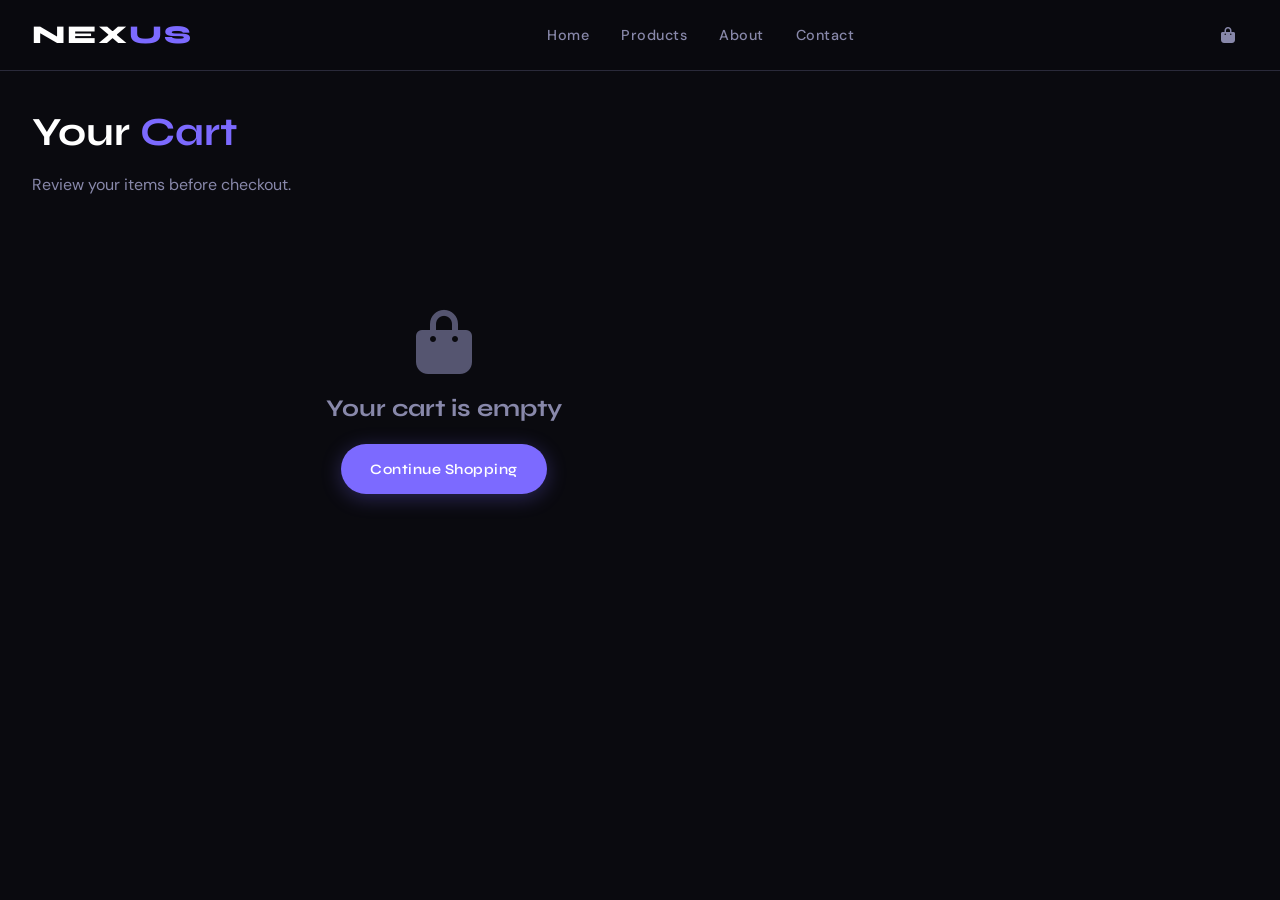
<file: pages/cart.html>
<!DOCTYPE html>
<html lang="en">
<head>
  <meta charset="UTF-8"/>
  <meta name="viewport" content="width=device-width, initial-scale=1.0"/>
  <title>Cart — NEXUS</title>
  <link rel="stylesheet" href="../css/style.css"/>
  <link href="https://fonts.googleapis.com/css2?family=Syne:wght@400;600;700;800&family=DM+Sans:wght@300;400;500&display=swap" rel="stylesheet"/>
  <link rel="stylesheet" href="https://cdnjs.cloudflare.com/ajax/libs/font-awesome/6.5.0/css/all.min.css"/>
</head>
<body>
  <nav class="navbar" id="navbar">
    <div class="nav-container">
      <a href="../index.html" class="logo">NEX<span>US</span></a>
      <ul class="nav-links">
        <li><a href="../index.html">Home</a></li>
        <li><a href="products.html">Products</a></li>
        <li><a href="about.html">About</a></li>
        <li><a href="contact.html">Contact</a></li>
      </ul>
      <div class="nav-actions">
        <a href="cart.html" class="icon-btn cart-icon">
          <i class="fas fa-shopping-bag"></i>
          <span class="cart-count" id="cartCount">0</span>
        </a>
      </div>
    </div>
  </nav>

  <div class="page-wrapper">
    <h1 class="page-title">Your <span class="accent">Cart</span></h1>
    <p class="page-subtitle">Review your items before checkout.</p>

    <div class="cart-layout">
      <div id="cartItems"></div>
      <div class="cart-summary" id="cartSummary">
        <h3>Order Summary</h3>
        <div class="summary-row"><span>Subtotal</span><span id="subtotal">$0.00</span></div>
        <div class="summary-row"><span>Shipping</span><span id="shipping">$0.00</span></div>
        <div class="summary-row total"><span>Total</span><span id="total">$0.00</span></div>
        <button class="btn-primary checkout-btn" onclick="checkout()">
          Proceed to Checkout <i class="fas fa-arrow-right"></i>
        </button>
        <p style="color:var(--text3);font-size:0.8rem;text-align:center;margin-top:1rem;">
          <i class="fas fa-lock"></i> Secure checkout
        </p>
      </div>
    </div>
  </div>

  <div class="toast" id="toast"></div>

  <script src="../js/main.js"></script>
  <script src="../js/cart.js"></script>
  <script>
    document.addEventListener('DOMContentLoaded', renderCart);
  </script>
</body>
</html>
</file>
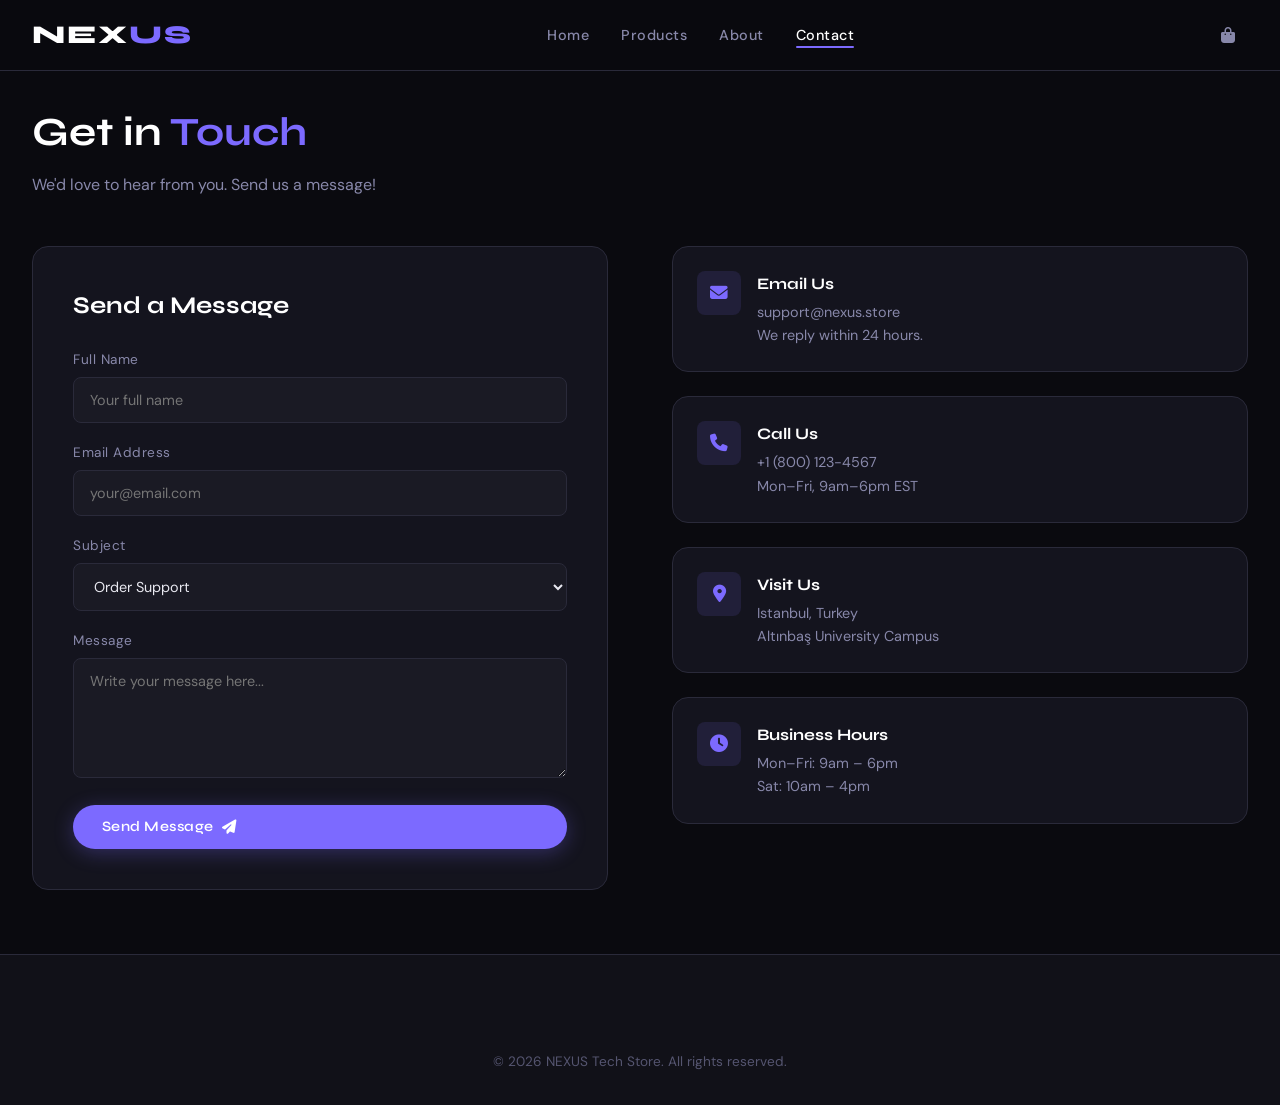
<file: pages/contact.html>
<!DOCTYPE html>
<html lang="en">
<head>
  <meta charset="UTF-8"/>
  <meta name="viewport" content="width=device-width, initial-scale=1.0"/>
  <title>Contact — NEXUS</title>
  <link rel="stylesheet" href="../css/style.css"/>
  <link href="https://fonts.googleapis.com/css2?family=Syne:wght@400;600;700;800&family=DM+Sans:wght@300;400;500&display=swap" rel="stylesheet"/>
  <link rel="stylesheet" href="https://cdnjs.cloudflare.com/ajax/libs/font-awesome/6.5.0/css/all.min.css"/>
</head>
<body>
  <nav class="navbar" id="navbar">
    <div class="nav-container">
      <a href="../index.html" class="logo">NEX<span>US</span></a>
      <ul class="nav-links">
        <li><a href="../index.html">Home</a></li>
        <li><a href="products.html">Products</a></li>
        <li><a href="about.html">About</a></li>
        <li><a href="contact.html" class="active">Contact</a></li>
      </ul>
      <div class="nav-actions">
        <a href="cart.html" class="icon-btn cart-icon">
          <i class="fas fa-shopping-bag"></i>
          <span class="cart-count" id="cartCount">0</span>
        </a>
      </div>
    </div>
  </nav>

  <div class="page-wrapper">
    <h1 class="page-title">Get in <span class="accent">Touch</span></h1>
    <p class="page-subtitle">We'd love to hear from you. Send us a message!</p>

    <div class="contact-grid">
      <div class="contact-form">
        <h3>Send a Message</h3>
        <div class="form-group">
          <label>Full Name</label>
          <input type="text" placeholder="Your full name" id="contactName"/>
        </div>
        <div class="form-group">
          <label>Email Address</label>
          <input type="email" placeholder="your@email.com" id="contactEmail"/>
        </div>
        <div class="form-group">
          <label>Subject</label>
          <select id="contactSubject">
            <option>Order Support</option>
            <option>Product Question</option>
            <option>Returns & Refunds</option>
            <option>General Inquiry</option>
          </select>
        </div>
        <div class="form-group">
          <label>Message</label>
          <textarea placeholder="Write your message here..." id="contactMessage"></textarea>
        </div>
        <button class="btn-primary" onclick="submitContact()" style="width:100%;">
          Send Message <i class="fas fa-paper-plane"></i>
        </button>
      </div>

      <div class="contact-info">
        <div class="info-card">
          <div class="info-icon"><i class="fas fa-envelope"></i></div>
          <div>
            <h4>Email Us</h4>
            <p>support@nexus.store</p>
            <p>We reply within 24 hours.</p>
          </div>
        </div>
        <div class="info-card">
          <div class="info-icon"><i class="fas fa-phone"></i></div>
          <div>
            <h4>Call Us</h4>
            <p>+1 (800) 123-4567</p>
            <p>Mon–Fri, 9am–6pm EST</p>
          </div>
        </div>
        <div class="info-card">
          <div class="info-icon"><i class="fas fa-map-marker-alt"></i></div>
          <div>
            <h4>Visit Us</h4>
            <p>Istanbul, Turkey</p>
            <p>Altınbaş University Campus</p>
          </div>
        </div>
        <div class="info-card">
          <div class="info-icon"><i class="fas fa-clock"></i></div>
          <div>
            <h4>Business Hours</h4>
            <p>Mon–Fri: 9am – 6pm</p>
            <p>Sat: 10am – 4pm</p>
          </div>
        </div>
      </div>
    </div>
  </div>

  <footer class="footer">
    <div class="footer-bottom" style="border:none;">
      <p>© 2026 NEXUS Tech Store. All rights reserved.</p>
    </div>
  </footer>

  <div class="toast" id="toast"></div>

  <script src="../js/main.js"></script>
  <script src="../js/cart.js"></script>
  <script>
    function submitContact() {
      const name = document.getElementById('contactName').value.trim();
      const email = document.getElementById('contactEmail').value.trim();
      const message = document.getElementById('contactMessage').value.trim();
      if (!name || !email || !message) {
        showToast('⚠ Please fill in all required fields.');
        return;
      }
      showToast(`✓ Thanks ${name}! We'll get back to you soon.`);
      document.getElementById('contactName').value = '';
      document.getElementById('contactEmail').value = '';
      document.getElementById('contactMessage').value = '';
    }
  </script>
</body>
</html>
</file>
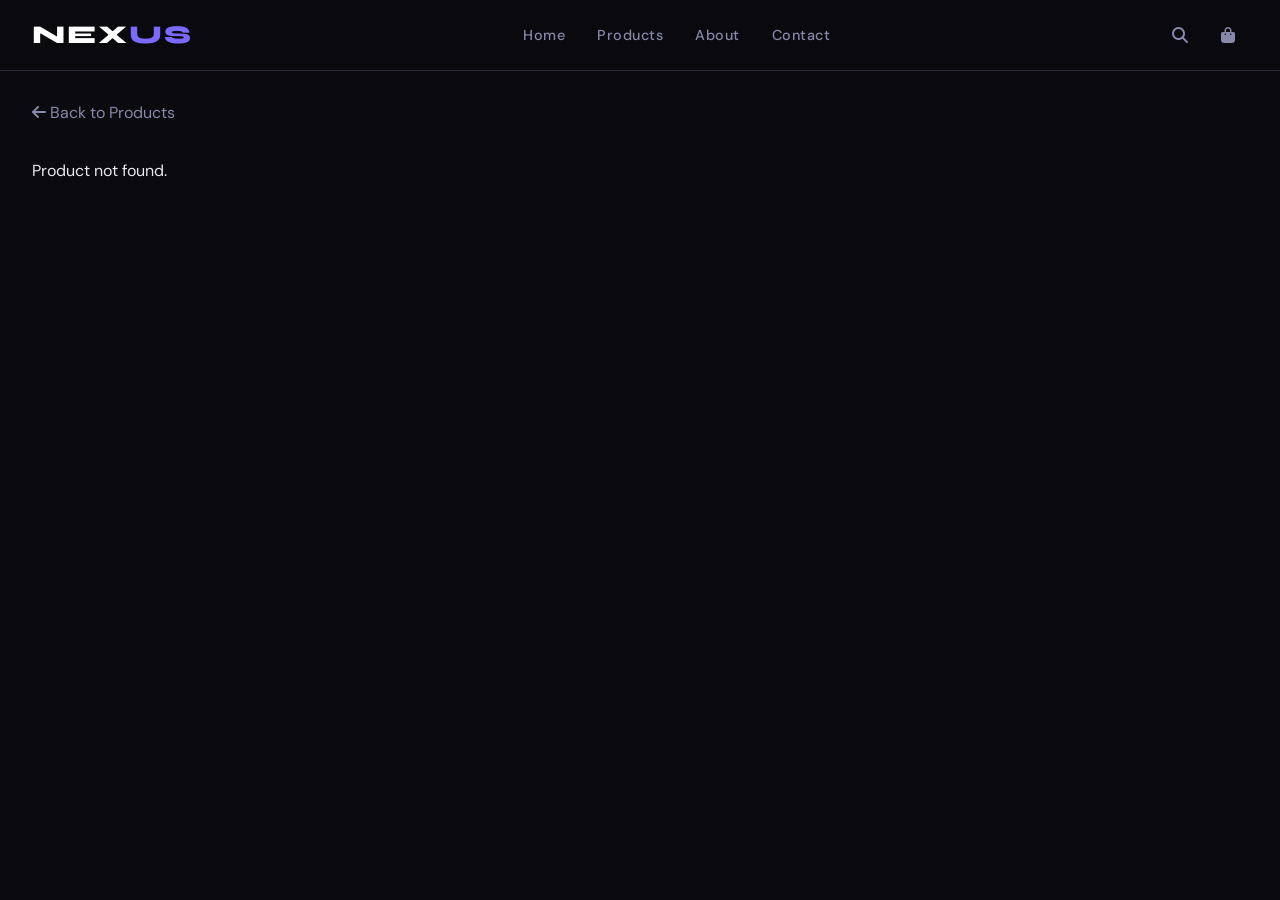
<file: pages/product.html>
<!DOCTYPE html>
<html lang="en">
<head>
  <meta charset="UTF-8"/>
  <meta name="viewport" content="width=device-width, initial-scale=1.0"/>
  <title>Product — NEXUS</title>
  <link rel="stylesheet" href="../css/style.css"/>
  <link href="https://fonts.googleapis.com/css2?family=Syne:wght@400;600;700;800&family=DM+Sans:wght@300;400;500&display=swap" rel="stylesheet"/>
  <link rel="stylesheet" href="https://cdnjs.cloudflare.com/ajax/libs/font-awesome/6.5.0/css/all.min.css"/>
</head>
<body>
  <nav class="navbar" id="navbar">
    <div class="nav-container">
      <a href="../index.html" class="logo">NEX<span>US</span></a>
      <ul class="nav-links">
        <li><a href="../index.html">Home</a></li>
        <li><a href="products.html">Products</a></li>
        <li><a href="about.html">About</a></li>
        <li><a href="contact.html">Contact</a></li>
      </ul>
      <div class="nav-actions">
        <button class="icon-btn" onclick="toggleSearch()"><i class="fas fa-search"></i></button>
        <a href="cart.html" class="icon-btn cart-icon">
          <i class="fas fa-shopping-bag"></i>
          <span class="cart-count" id="cartCount">0</span>
        </a>
      </div>
    </div>
    <div class="search-bar" id="searchBar">
      <input type="text" placeholder="Search products..." id="searchInput" onkeyup="handleSearch(event)"/>
      <button onclick="toggleSearch()"><i class="fas fa-times"></i></button>
    </div>
  </nav>

  <div class="page-wrapper">
    <p style="margin-bottom:2rem;"><a href="products.html" style="color:var(--text2);"><i class="fas fa-arrow-left"></i> Back to Products</a></p>
    <div id="productDetail"></div>
  </div>

  <div class="toast" id="toast"></div>

  <script src="../js/main.js"></script>
  <script src="../js/cart.js"></script>
  <script>
    async function loadProduct() {
      const id = parseInt(new URLSearchParams(window.location.search).get('id'));
      const products = await fetchProducts();
      const p = products.find(x => x.id === id);
      if (!p) { document.getElementById('productDetail').innerHTML = '<p>Product not found.</p>'; return; }

      document.title = `${p.name} — NEXUS`;
      const stars = '★'.repeat(Math.floor(p.rating)) + '☆'.repeat(5 - Math.floor(p.rating));
      const oldPriceHtml = p.oldPrice ? `<span class="old-price" style="font-size:1.2rem;color:var(--text3);text-decoration:line-through;">$${p.oldPrice}</span>` : '';

      document.getElementById('productDetail').innerHTML = `
        <div class="product-detail">
          <div class="detail-img">
            <img src="${p.image}" alt="${p.name}"/>
          </div>
          <div class="detail-info">
            ${p.badge ? `<span class="detail-badge">${p.badge}</span>` : ''}
            <h1 class="detail-title">${p.name}</h1>
            <div class="product-rating">
              <span class="stars">${stars}</span>
              <span class="rating-num">${p.rating} (${p.reviews} reviews)</span>
            </div>
            <div class="detail-price" style="display:flex;align-items:center;gap:1rem;">
              <span style="font-family:var(--font-heading);font-size:2rem;color:var(--accent);font-weight:800;">$${p.price}</span>
              ${oldPriceHtml}
            </div>
            <p class="detail-desc">${p.description}</p>
            <p class="stock-info"><i class="fas fa-check-circle"></i> ${p.stock} in stock — ships in 1–3 days</p>
            <div class="detail-actions">
              <button class="btn-primary" onclick="addToCart(${p.id})">
                <i class="fas fa-shopping-bag"></i> Add to Cart
              </button>
              <a href="cart.html" class="btn-ghost">View Cart</a>
            </div>
          </div>
        </div>
      `;
    }
    loadProduct();
  </script>
</body>
</html>
</file>
<file: css/style.css>
/* ===== CSS VARIABLES ===== */
:root {
  --bg: #0a0a0f;
  --bg2: #111118;
  --bg3: #1a1a24;
  --card: #14141e;
  --border: #2a2a3a;
  --accent: #7c6aff;
  --accent2: #ff6a6a;
  --accent3: #6affd4;
  --text: #e8e8f0;
  --text2: #8888aa;
  --text3: #555570;
  --white: #ffffff;
  --font-heading: 'Syne', sans-serif;
  --font-body: 'DM Sans', sans-serif;
  --radius: 16px;
  --radius-sm: 8px;
  --shadow: 0 8px 32px rgba(0,0,0,0.4);
  --glow: 0 0 40px rgba(124,106,255,0.15);
}

/* ===== RESET ===== */
*, *::before, *::after { box-sizing: border-box; margin: 0; padding: 0; }
html { scroll-behavior: smooth; }
body {
  background: var(--bg);
  color: var(--text);
  font-family: var(--font-body);
  line-height: 1.6;
  overflow-x: hidden;
}
a { text-decoration: none; color: inherit; }
ul { list-style: none; }
img { max-width: 100%; display: block; }

/* ===== SCROLLBAR ===== */
::-webkit-scrollbar { width: 6px; }
::-webkit-scrollbar-track { background: var(--bg); }
::-webkit-scrollbar-thumb { background: var(--accent); border-radius: 3px; }

/* ===== NAVBAR ===== */
.navbar {
  position: fixed; top: 0; left: 0; right: 0; z-index: 1000;
  background: rgba(10,10,15,0.85);
  backdrop-filter: blur(20px);
  border-bottom: 1px solid var(--border);
  transition: all 0.3s ease;
}
.navbar.scrolled { background: rgba(10,10,15,0.98); }
.nav-container {
  max-width: 1300px; margin: 0 auto;
  padding: 0 2rem;
  height: 70px;
  display: flex; align-items: center; justify-content: space-between;
}
.logo {
  font-family: var(--font-heading);
  font-size: 1.6rem;
  font-weight: 800;
  letter-spacing: 2px;
  color: var(--white);
}
.logo span { color: var(--accent); }
.nav-links { display: flex; gap: 2rem; }
.nav-links a {
  font-size: 0.9rem;
  font-weight: 500;
  color: var(--text2);
  transition: color 0.2s;
  letter-spacing: 0.5px;
}
.nav-links a:hover, .nav-links a.active { color: var(--white); }
.nav-links a.active { position: relative; }
.nav-links a.active::after {
  content: '';
  position: absolute; bottom: -4px; left: 0; right: 0;
  height: 2px; background: var(--accent); border-radius: 2px;
}
.nav-actions { display: flex; align-items: center; gap: 0.5rem; }
.icon-btn {
  background: none; border: none;
  color: var(--text2); cursor: pointer;
  width: 40px; height: 40px;
  border-radius: 50%;
  display: flex; align-items: center; justify-content: center;
  font-size: 1rem;
  transition: all 0.2s;
  position: relative;
}
.icon-btn:hover { background: var(--bg3); color: var(--white); }
.cart-count {
  position: absolute; top: 2px; right: 2px;
  background: var(--accent);
  color: white; font-size: 0.65rem; font-weight: 700;
  width: 18px; height: 18px;
  border-radius: 50%;
  display: flex; align-items: center; justify-content: center;
  display: none;
}
.cart-count.show { display: flex; }
.hamburger { display: none; background: none; border: none; color: var(--text); font-size: 1.2rem; cursor: pointer; }

/* Search Bar */
.search-bar {
  display: none;
  padding: 0.8rem 2rem;
  border-top: 1px solid var(--border);
  align-items: center; gap: 1rem;
}
.search-bar.open { display: flex; }
.search-bar input {
  flex: 1;
  background: var(--bg3);
  border: 1px solid var(--border);
  color: var(--text);
  padding: 0.7rem 1rem;
  border-radius: var(--radius-sm);
  font-family: var(--font-body);
  font-size: 0.9rem;
  outline: none;
}
.search-bar input:focus { border-color: var(--accent); }
.search-bar button { background: none; border: none; color: var(--text2); cursor: pointer; font-size: 1rem; }

/* ===== BUTTONS ===== */
.btn-primary {
  display: inline-flex; align-items: center; gap: 0.5rem;
  background: var(--accent);
  color: white;
  padding: 0.85rem 1.8rem;
  border-radius: 50px;
  font-family: var(--font-heading);
  font-weight: 600;
  font-size: 0.9rem;
  letter-spacing: 0.5px;
  border: none; cursor: pointer;
  transition: all 0.3s ease;
  box-shadow: 0 4px 20px rgba(124,106,255,0.3);
}
.btn-primary:hover { transform: translateY(-2px); box-shadow: 0 8px 30px rgba(124,106,255,0.5); }
.btn-ghost {
  display: inline-flex; align-items: center; gap: 0.5rem;
  background: transparent;
  color: var(--text);
  padding: 0.85rem 1.8rem;
  border-radius: 50px;
  font-family: var(--font-heading);
  font-weight: 600;
  font-size: 0.9rem;
  border: 1px solid var(--border);
  cursor: pointer;
  transition: all 0.3s ease;
}
.btn-ghost:hover { border-color: var(--accent); color: var(--accent); }

/* ===== HERO ===== */
.hero {
  min-height: 100vh;
  display: flex; align-items: center;
  padding: 100px 2rem 60px;
  max-width: 1300px;
  margin: 0 auto;
  position: relative;
  gap: 4rem;
}
.hero-bg {
  position: fixed; inset: 0; z-index: -1;
  background: radial-gradient(ellipse 80% 60% at 70% 40%, rgba(124,106,255,0.08) 0%, transparent 60%),
              radial-gradient(ellipse 60% 40% at 20% 80%, rgba(106,255,212,0.05) 0%, transparent 50%);
}
.hero-content { flex: 1; max-width: 580px; }
.hero-tag {
  font-size: 0.75rem; letter-spacing: 3px;
  color: var(--accent); font-weight: 600;
  margin-bottom: 1.2rem;
}
.hero-title {
  font-family: var(--font-heading);
  font-size: clamp(3rem, 6vw, 5.5rem);
  font-weight: 800;
  line-height: 1.05;
  color: var(--white);
  margin-bottom: 1.5rem;
}
.hero-sub {
  color: var(--text2);
  font-size: 1rem;
  max-width: 440px;
  margin-bottom: 2.5rem;
  line-height: 1.8;
}
.hero-btns { display: flex; gap: 1rem; flex-wrap: wrap; }
.hero-visual { flex: 1; display: flex; justify-content: center; }
.hero-card {
  background: var(--card);
  border: 1px solid var(--border);
  border-radius: 24px;
  overflow: hidden;
  max-width: 340px;
  box-shadow: var(--shadow), var(--glow);
}
.hero-card img { width: 100%; height: 260px; object-fit: cover; }
.hero-card-info { padding: 1.5rem; }
.hero-card-info span { font-size: 0.75rem; color: var(--accent); letter-spacing: 2px; text-transform: uppercase; }
.hero-card-info strong { display: block; font-family: var(--font-heading); font-size: 1.3rem; color: var(--white); margin: 0.3rem 0; }
.hero-card-info p { color: var(--accent); font-weight: 600; font-size: 1.1rem; }

@keyframes float {
  0%, 100% { transform: translateY(0); }
  50% { transform: translateY(-12px); }
}
.floating { animation: float 4s ease-in-out infinite; }

.hero-scroll {
  position: absolute; bottom: 2rem; left: 50%; transform: translateX(-50%);
  display: flex; flex-direction: column; align-items: center;
}
.hero-scroll span {
  width: 1px; height: 50px;
  background: linear-gradient(to bottom, transparent, var(--accent));
  animation: scrollLine 2s ease-in-out infinite;
}
@keyframes scrollLine {
  0% { transform: scaleY(0); transform-origin: top; }
  50% { transform: scaleY(1); transform-origin: top; }
  100% { transform: scaleY(0); transform-origin: bottom; }
}

/* ===== STATS ===== */
.stats {
  background: var(--bg2);
  border-top: 1px solid var(--border);
  border-bottom: 1px solid var(--border);
  padding: 3rem 2rem;
}
.stats-grid {
  max-width: 1300px; margin: 0 auto;
  display: grid; grid-template-columns: repeat(4, 1fr);
  gap: 2rem; text-align: center;
}
.stat-item h3 {
  font-family: var(--font-heading);
  font-size: 2.5rem;
  font-weight: 800;
  color: var(--accent);
  margin-bottom: 0.3rem;
}
.stat-item p { color: var(--text2); font-size: 0.9rem; }

/* ===== SECTIONS ===== */
.section { padding: 6rem 2rem; max-width: 1300px; margin: 0 auto; }
.section-header { text-align: center; margin-bottom: 3rem; }
.section-tag {
  font-size: 0.75rem; letter-spacing: 3px;
  color: var(--accent); font-weight: 600;
  display: block; margin-bottom: 0.8rem;
}
.section-header h2 {
  font-family: var(--font-heading);
  font-size: clamp(2rem, 4vw, 3rem);
  font-weight: 800;
  color: var(--white);
}
.accent { color: var(--accent); }

/* ===== PRODUCTS GRID ===== */
.products-grid {
  display: grid;
  grid-template-columns: repeat(auto-fill, minmax(260px, 1fr));
  gap: 1.5rem;
  margin-bottom: 3rem;
}
.product-card {
  background: var(--card);
  border: 1px solid var(--border);
  border-radius: var(--radius);
  overflow: hidden;
  transition: all 0.3s ease;
  cursor: pointer;
}
.product-card:hover {
  transform: translateY(-6px);
  border-color: var(--accent);
  box-shadow: var(--shadow), 0 0 30px rgba(124,106,255,0.1);
}
.product-img {
  position: relative;
  height: 200px;
  overflow: hidden;
  background: var(--bg3);
}
.product-img img { width: 100%; height: 100%; object-fit: cover; transition: transform 0.4s ease; }
.product-card:hover .product-img img { transform: scale(1.05); }
.badge {
  position: absolute; top: 12px; left: 12px;
  background: var(--accent);
  color: white; font-size: 0.7rem;
  font-weight: 700; letter-spacing: 1px;
  padding: 4px 10px; border-radius: 50px;
}
.badge.sale { background: var(--accent2); }
.badge.new { background: var(--accent3); color: #000; }
.badge.limited { background: #ff9f43; }
.product-actions {
  position: absolute; bottom: 10px; right: 10px;
  display: flex; gap: 8px;
  opacity: 0; transition: opacity 0.3s;
}
.product-card:hover .product-actions { opacity: 1; }
.action-btn {
  width: 36px; height: 36px;
  background: rgba(10,10,15,0.85);
  border: 1px solid var(--border);
  border-radius: 50%;
  display: flex; align-items: center; justify-content: center;
  color: var(--text); cursor: pointer;
  font-size: 0.85rem;
  transition: all 0.2s;
}
.action-btn:hover { background: var(--accent); border-color: var(--accent); color: white; }

.product-info { padding: 1.2rem; }
.product-category { font-size: 0.72rem; color: var(--text3); text-transform: uppercase; letter-spacing: 1px; margin-bottom: 0.4rem; }
.product-name { font-family: var(--font-heading); font-size: 1rem; color: var(--white); margin-bottom: 0.5rem; font-weight: 600; }
.product-rating { display: flex; align-items: center; gap: 0.4rem; margin-bottom: 0.8rem; }
.stars { color: #ffd700; font-size: 0.75rem; }
.rating-num { font-size: 0.78rem; color: var(--text2); }
.product-price { display: flex; align-items: center; gap: 0.7rem; }
.price { font-family: var(--font-heading); font-size: 1.2rem; font-weight: 700; color: var(--accent); }
.old-price { font-size: 0.85rem; color: var(--text3); text-decoration: line-through; }
.add-to-cart-btn {
  width: 100%; margin-top: 1rem;
  background: var(--bg3);
  border: 1px solid var(--border);
  color: var(--text); cursor: pointer;
  padding: 0.7rem;
  border-radius: var(--radius-sm);
  font-family: var(--font-heading);
  font-size: 0.85rem;
  font-weight: 600;
  transition: all 0.2s;
  display: flex; align-items: center; justify-content: center; gap: 0.5rem;
}
.add-to-cart-btn:hover { background: var(--accent); border-color: var(--accent); color: white; }

.center-btn { text-align: center; }

/* ===== CATEGORIES ===== */
.categories-section {
  padding: 6rem 2rem;
  background: var(--bg2);
  border-top: 1px solid var(--border);
  border-bottom: 1px solid var(--border);
}
.categories-section .section-header { max-width: 1300px; margin: 0 auto 3rem; }
.categories-grid {
  max-width: 1300px; margin: 0 auto;
  display: grid; grid-template-columns: repeat(3, 1fr); gap: 1.5rem;
}
.category-card {
  background: var(--card);
  border: 1px solid var(--border);
  border-radius: var(--radius);
  padding: 2.5rem 2rem;
  cursor: pointer;
  transition: all 0.3s ease;
  position: relative; overflow: hidden;
}
.category-card:hover { border-color: var(--accent); transform: translateY(-4px); box-shadow: var(--glow); }
.cat-icon {
  width: 56px; height: 56px;
  background: rgba(124,106,255,0.12);
  border-radius: var(--radius-sm);
  display: flex; align-items: center; justify-content: center;
  font-size: 1.5rem; color: var(--accent);
  margin-bottom: 1.2rem;
}
.category-card h3 { font-family: var(--font-heading); font-size: 1.3rem; color: var(--white); margin-bottom: 0.5rem; }
.category-card p { color: var(--text2); font-size: 0.9rem; line-height: 1.6; }
.cat-arrow {
  position: absolute; bottom: 1.5rem; right: 1.5rem;
  color: var(--text3); transition: all 0.3s;
}
.category-card:hover .cat-arrow { color: var(--accent); transform: translateX(4px); }

/* ===== PROMO BANNER ===== */
.promo-banner {
  margin: 4rem 2rem;
  max-width: 1300px;
  margin-left: auto; margin-right: auto;
  background: linear-gradient(135deg, #1a1a2e, #16213e);
  border: 1px solid var(--border);
  border-radius: 24px;
  padding: 5rem 4rem;
  text-align: center;
  position: relative; overflow: hidden;
}
.promo-banner::before {
  content: '';
  position: absolute; inset: 0;
  background: radial-gradient(ellipse 70% 80% at 50% 50%, rgba(124,106,255,0.1), transparent);
}
.promo-content { position: relative; z-index: 1; }
.promo-content h2 { font-family: var(--font-heading); font-size: clamp(2rem, 4vw, 3rem); font-weight: 800; color: var(--white); margin-bottom: 1rem; }
.promo-content p { color: var(--text2); max-width: 500px; margin: 0 auto 2rem; }

/* ===== FOOTER ===== */
.footer {
  background: var(--bg2);
  border-top: 1px solid var(--border);
  padding: 4rem 2rem 2rem;
}
.footer-grid {
  max-width: 1300px; margin: 0 auto;
  display: grid; grid-template-columns: 2fr 1fr 1fr 1fr; gap: 3rem;
  padding-bottom: 3rem;
  border-bottom: 1px solid var(--border);
}
.footer-brand .logo { display: inline-block; margin-bottom: 1rem; }
.footer-brand p { color: var(--text2); font-size: 0.9rem; line-height: 1.7; max-width: 260px; margin-bottom: 1.5rem; }
.socials { display: flex; gap: 0.8rem; }
.socials a {
  width: 38px; height: 38px;
  background: var(--bg3);
  border: 1px solid var(--border);
  border-radius: 50%;
  display: flex; align-items: center; justify-content: center;
  color: var(--text2); transition: all 0.2s;
}
.socials a:hover { border-color: var(--accent); color: var(--accent); }
.footer-links h4 { font-family: var(--font-heading); color: var(--white); font-size: 0.95rem; margin-bottom: 1.2rem; letter-spacing: 1px; }
.footer-links ul { display: flex; flex-direction: column; gap: 0.7rem; }
.footer-links li, .footer-links a { color: var(--text2); font-size: 0.88rem; transition: color 0.2s; display: flex; align-items: center; gap: 0.5rem; }
.footer-links a:hover { color: var(--accent); }
.footer-bottom { max-width: 1300px; margin: 2rem auto 0; text-align: center; color: var(--text3); font-size: 0.85rem; }

/* ===== TOAST ===== */
.toast {
  position: fixed; bottom: 2rem; right: 2rem; z-index: 9999;
  background: var(--card);
  border: 1px solid var(--accent);
  color: var(--text);
  padding: 1rem 1.5rem;
  border-radius: var(--radius-sm);
  font-size: 0.9rem;
  transform: translateY(100px); opacity: 0;
  transition: all 0.3s ease;
  box-shadow: var(--shadow);
}
.toast.show { transform: translateY(0); opacity: 1; }

/* ===== CART PAGE ===== */
.page-wrapper { max-width: 1300px; margin: 0 auto; padding: 100px 2rem 4rem; }
.page-title { font-family: var(--font-heading); font-size: 2.5rem; color: var(--white); margin-bottom: 0.5rem; }
.page-subtitle { color: var(--text2); margin-bottom: 3rem; }
.cart-layout { display: grid; grid-template-columns: 1fr 360px; gap: 2rem; align-items: start; }
.cart-items { display: flex; flex-direction: column; gap: 1rem; }
.cart-item {
  background: var(--card); border: 1px solid var(--border);
  border-radius: var(--radius); padding: 1.2rem;
  display: flex; align-items: center; gap: 1.2rem;
}
.cart-item img { width: 80px; height: 80px; object-fit: cover; border-radius: var(--radius-sm); }
.cart-item-info { flex: 1; }
.cart-item-name { font-family: var(--font-heading); color: var(--white); font-weight: 600; margin-bottom: 0.3rem; }
.cart-item-price { color: var(--accent); font-weight: 600; }
.cart-qty { display: flex; align-items: center; gap: 0.5rem; }
.qty-btn {
  width: 30px; height: 30px;
  background: var(--bg3); border: 1px solid var(--border);
  color: var(--text); cursor: pointer; border-radius: 6px;
  font-size: 1rem;
}
.qty-btn:hover { border-color: var(--accent); color: var(--accent); }
.qty-val { width: 30px; text-align: center; font-weight: 600; }
.cart-remove { background: none; border: none; color: var(--text3); cursor: pointer; font-size: 1rem; transition: color 0.2s; }
.cart-remove:hover { color: var(--accent2); }
.cart-summary {
  background: var(--card); border: 1px solid var(--border);
  border-radius: var(--radius); padding: 1.8rem;
  position: sticky; top: 90px;
}
.cart-summary h3 { font-family: var(--font-heading); color: var(--white); font-size: 1.2rem; margin-bottom: 1.5rem; }
.summary-row { display: flex; justify-content: space-between; margin-bottom: 1rem; color: var(--text2); font-size: 0.9rem; }
.summary-row.total { color: var(--white); font-weight: 700; font-size: 1.1rem; border-top: 1px solid var(--border); padding-top: 1rem; margin-top: 1rem; }
.checkout-btn { width: 100%; margin-top: 1.5rem; }
.empty-cart { text-align: center; padding: 4rem 2rem; }
.empty-cart i { font-size: 4rem; color: var(--text3); margin-bottom: 1rem; }
.empty-cart h3 { font-family: var(--font-heading); font-size: 1.5rem; color: var(--text2); margin-bottom: 1rem; }

/* ===== PRODUCT DETAIL ===== */
.product-detail { display: grid; grid-template-columns: 1fr 1fr; gap: 4rem; align-items: start; }
.detail-img { border-radius: var(--radius); overflow: hidden; background: var(--card); border: 1px solid var(--border); }
.detail-img img { width: 100%; height: 400px; object-fit: cover; }
.detail-badge { display: inline-block; margin-bottom: 1rem; background: var(--accent); color: white; font-size: 0.75rem; font-weight: 700; letter-spacing: 1px; padding: 4px 12px; border-radius: 50px; }
.detail-title { font-family: var(--font-heading); font-size: 2rem; color: var(--white); margin-bottom: 0.5rem; }
.detail-price { font-family: var(--font-heading); font-size: 2rem; color: var(--accent); font-weight: 800; margin: 1rem 0; }
.detail-desc { color: var(--text2); line-height: 1.8; margin-bottom: 2rem; }
.detail-actions { display: flex; gap: 1rem; }
.stock-info { color: var(--accent3); font-size: 0.9rem; margin-bottom: 1rem; }

/* ===== CONTACT / ABOUT ===== */
.about-grid { display: grid; grid-template-columns: 1fr 1fr; gap: 4rem; align-items: center; }
.about-text h2 { font-family: var(--font-heading); font-size: 2.5rem; color: var(--white); margin-bottom: 1rem; }
.about-text p { color: var(--text2); line-height: 1.8; margin-bottom: 1rem; }
.about-img { border-radius: var(--radius); overflow: hidden; border: 1px solid var(--border); }
.about-img img { width: 100%; height: 400px; object-fit: cover; }

.contact-grid { display: grid; grid-template-columns: 1fr 1fr; gap: 4rem; }
.contact-form { background: var(--card); border: 1px solid var(--border); border-radius: var(--radius); padding: 2.5rem; }
.contact-form h3 { font-family: var(--font-heading); font-size: 1.5rem; color: var(--white); margin-bottom: 1.5rem; }
.form-group { margin-bottom: 1.2rem; }
.form-group label { display: block; font-size: 0.85rem; color: var(--text2); margin-bottom: 0.4rem; letter-spacing: 0.5px; }
.form-group input, .form-group textarea, .form-group select {
  width: 100%;
  background: var(--bg3);
  border: 1px solid var(--border);
  color: var(--text);
  padding: 0.8rem 1rem;
  border-radius: var(--radius-sm);
  font-family: var(--font-body);
  font-size: 0.9rem;
  outline: none;
  transition: border-color 0.2s;
}
.form-group input:focus, .form-group textarea:focus { border-color: var(--accent); }
.form-group textarea { height: 120px; resize: vertical; }
.contact-info { display: flex; flex-direction: column; gap: 1.5rem; }
.info-card { background: var(--card); border: 1px solid var(--border); border-radius: var(--radius); padding: 1.5rem; display: flex; gap: 1rem; align-items: flex-start; }
.info-icon { width: 44px; height: 44px; background: rgba(124,106,255,0.12); border-radius: var(--radius-sm); display: flex; align-items: center; justify-content: center; color: var(--accent); font-size: 1.1rem; flex-shrink: 0; }
.info-card h4 { color: var(--white); font-family: var(--font-heading); margin-bottom: 0.3rem; }
.info-card p { color: var(--text2); font-size: 0.9rem; }

/* ===== FILTER BAR ===== */
.filter-bar {
  display: flex; gap: 1rem; align-items: center; flex-wrap: wrap;
  margin-bottom: 2rem;
}
.filter-btn {
  background: var(--card); border: 1px solid var(--border);
  color: var(--text2); padding: 0.5rem 1.2rem;
  border-radius: 50px; cursor: pointer; font-size: 0.85rem;
  transition: all 0.2s;
}
.filter-btn:hover, .filter-btn.active { background: var(--accent); border-color: var(--accent); color: white; }

/* ===== RESPONSIVE ===== */
@media (max-width: 1024px) {
  .hero { flex-direction: column; text-align: center; gap: 3rem; }
  .hero-sub { margin: 0 auto 2.5rem; }
  .hero-btns { justify-content: center; }
  .cart-layout { grid-template-columns: 1fr; }
  .product-detail { grid-template-columns: 1fr; }
  .about-grid { grid-template-columns: 1fr; }
  .contact-grid { grid-template-columns: 1fr; }
  .footer-grid { grid-template-columns: 1fr 1fr; }
}
@media (max-width: 768px) {
  .nav-links { display: none; }
  .hamburger { display: block; }
  .stats-grid { grid-template-columns: repeat(2, 1fr); }
  .categories-grid { grid-template-columns: 1fr; }
  .footer-grid { grid-template-columns: 1fr; }
  .hero-visual { display: none; }
  .promo-banner { padding: 3rem 1.5rem; margin: 2rem 1rem; }
}
</file>
